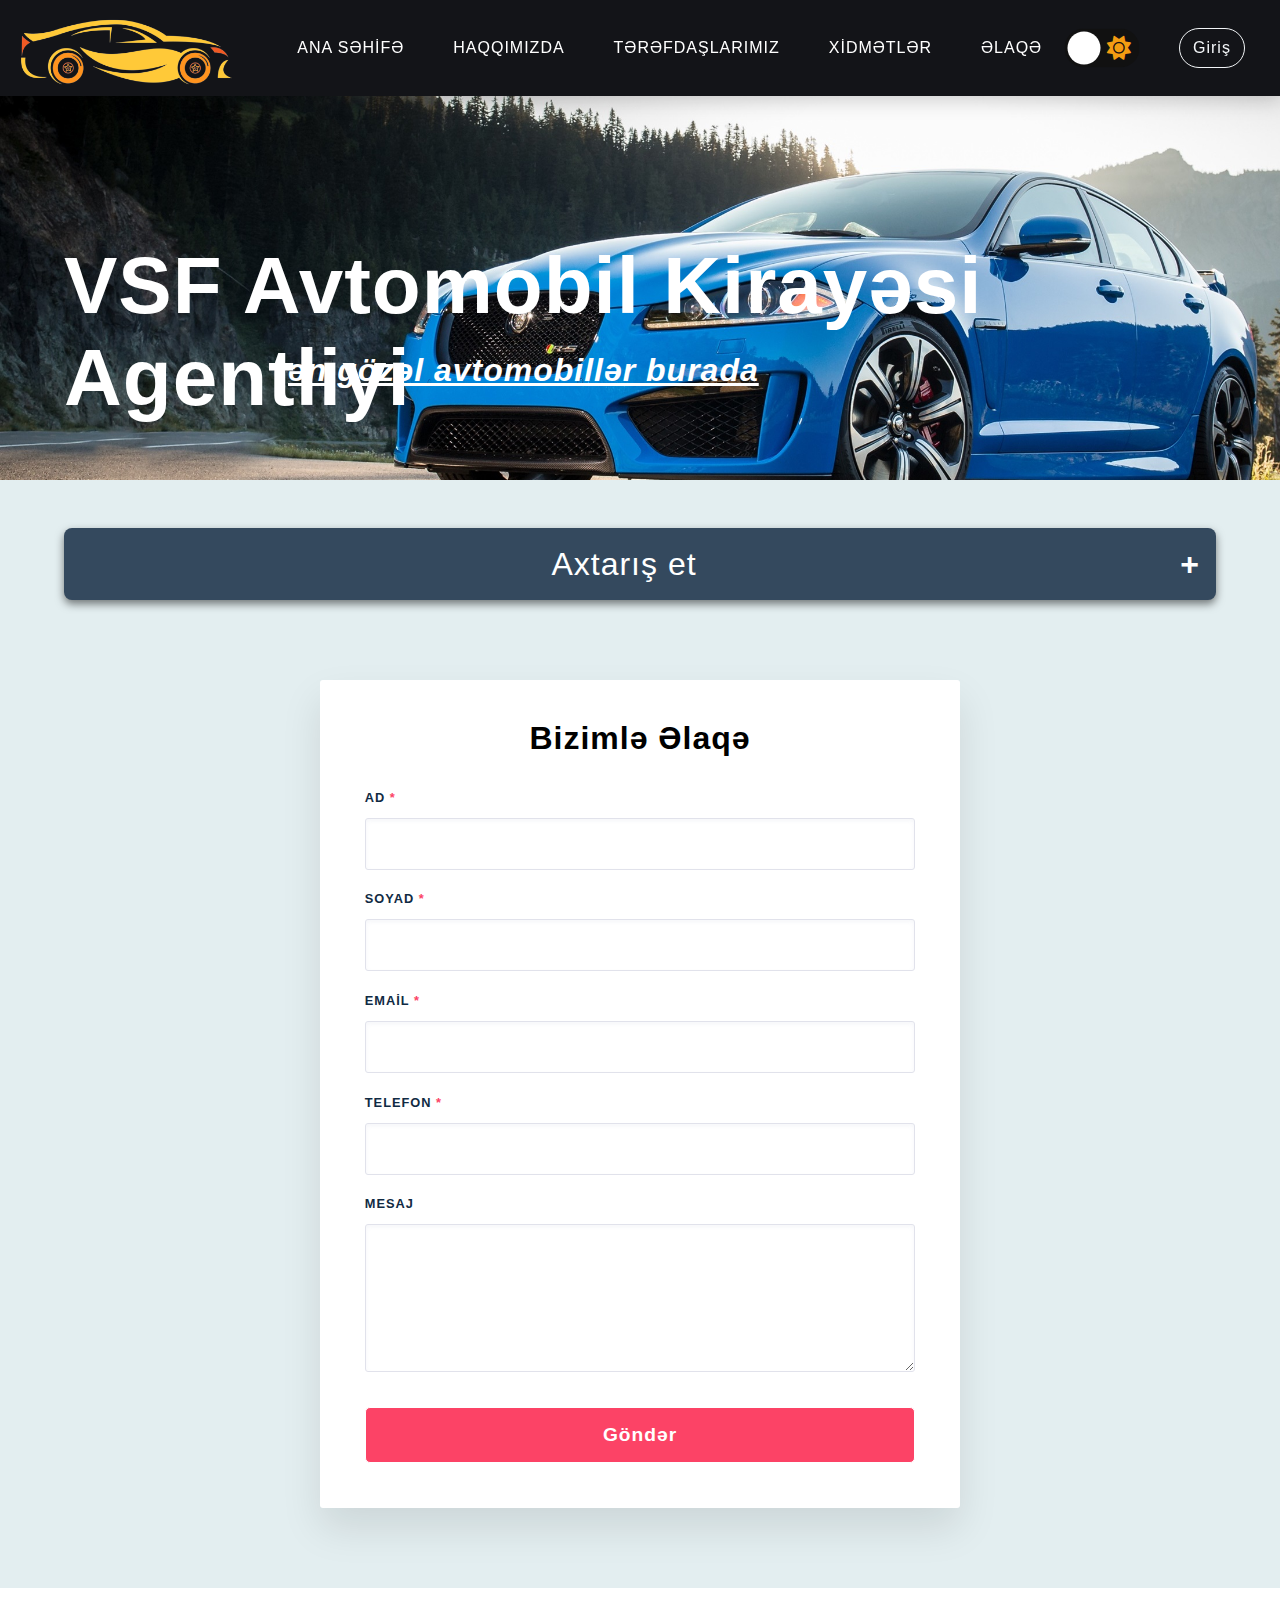
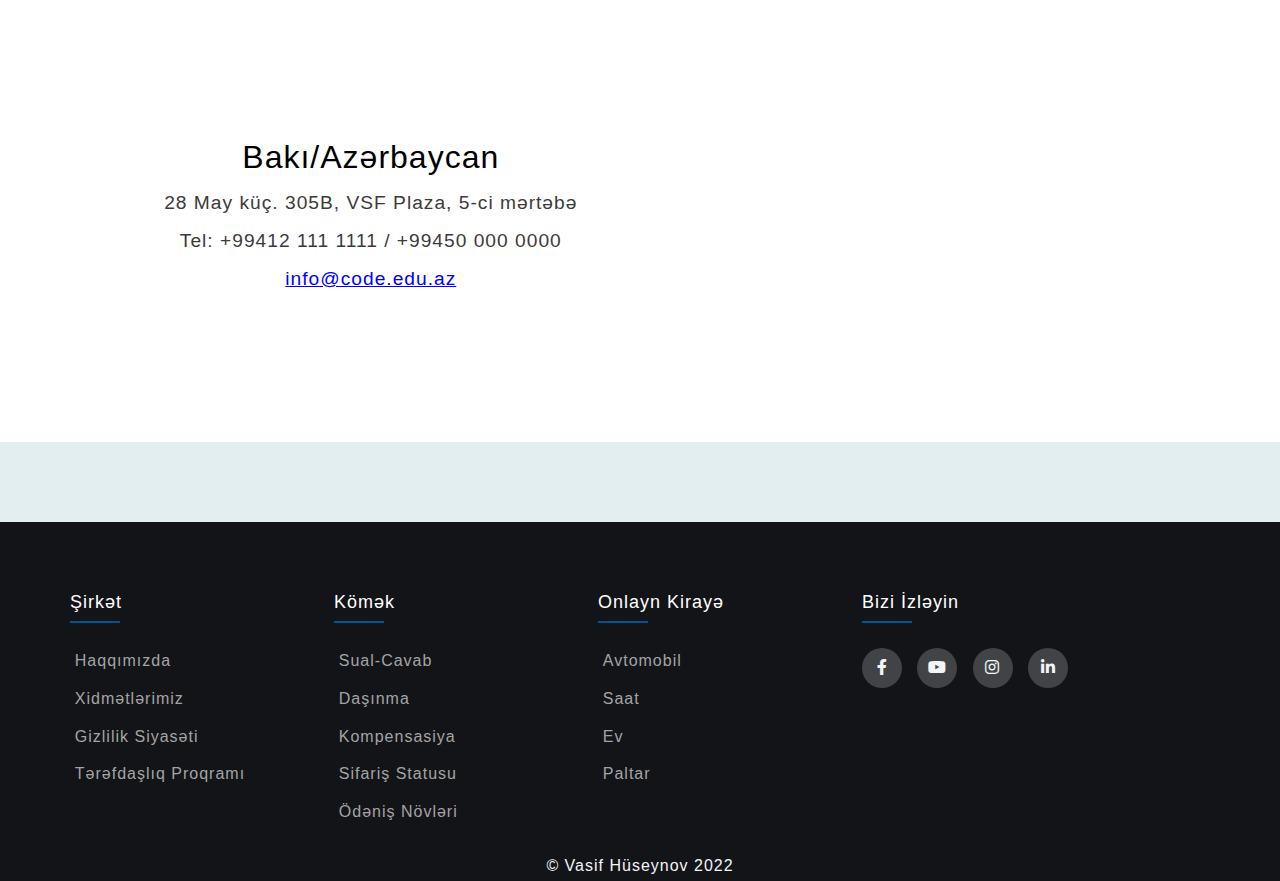
<file: partners/contact.html>
<!DOCTYPE html>
<html lang="az">
<head>
    <meta charset="UTF-8">
    <meta http-equiv="X-UA-Compatible" content="IE=edge">
    <meta name="viewport" content="width=device-width, initial-scale=1.0">

    <!--=============== BOOTSTRAP ===============-->
    <!-- <link href="https://cdn.jsdelivr.net/npm/bootstrap@5.0.2/dist/css/bootstrap.min.css" rel="stylesheet">
    <script src="https://cdn.jsdelivr.net/npm/bootstrap@5.0.2/dist/js/bootstrap.bundle.min.js"></script> -->

    <!--=============== FONT AWESOME ===============-->
    <link rel="stylesheet" href="https://cdnjs.cloudflare.com/ajax/libs/font-awesome/6.0.0/css/all.min.css"/>

    <!--=============== CSS ===============-->
    <link rel="stylesheet" href="./css/style.css">
    <link rel="stylesheet" href="./css/header.css">
    <link rel="stylesheet" href="./css/carousel.css">
    <link rel="stylesheet" href="./css/card.css">
    <link rel="stylesheet" href="./css/darkmode.css">
    <link rel="stylesheet" href="./css/accordion.css">
    <link rel="stylesheet" href="./css/detail.css">
    <link rel="stylesheet" href="./css/contact.css">
    <link rel="stylesheet" href="./css/map.css">
    <link rel="stylesheet" href="./css/loadmore.css">
    <link rel="stylesheet" href="./css/footer.css">
    <link rel="stylesheet" href="./css/modal.css">
    <link rel="stylesheet" href="./css/payment.css">
    <link rel="stylesheet" href="./css/videosection.css">
    <link rel="stylesheet" href="./css/partners.css">


    <!--=============== ICON ===============-->
    <link rel="shortcut icon" href="./image/icons/red-car-icon-removebg-preview.png" type="image">
    <title>contact page</title>
</head>
<body>

    <div class="wrapper">

        <!--==================== HEADER START ====================-->
        <header class="header">
            <div class="navbar__container">
                <nav>
                    <div class="logo">
                        <img src="./image/logo/yellow_car-removebg-preview.png" alt="Logo Image">
                    </div>
                    <div class="hamburger">
                        <div class="line1"></div>
                        <div class="line2"></div>
                        <div class="line3"></div>
                    </div>
                    <ul class="nav__links">
                        <li><a href="index.html">Ana səhifə</a></li>
                        <li><a href="#">Haqqımızda</a></li>
                        <li><a href="partners.html">Tərəfdaşlarımız</a></li>
                        <li><a href="detail.html">Xidmətlər</a></li>
                        <li><a href="contact.html">Əlaqə</a></li>
    
                        <!--=== darkmode ===-->
                          <input type="checkbox" class="checkbox" id="checkbox">
                            <label for="checkbox" class="label">
                                <i class="fas fa-moon"></i>
                                <i class="fas fa-sun"></i>
                                <div class="ball"></div>
                            </label>
                        <!--=== end ===-->
    
                        <li><button class="login__button" href="#">Giriş</button></li>
                    </ul>
                </nav>
            </div>
        </header>
        <!--==================== HEADER END ====================-->

        <!--==================== CAROUSEL START ====================-->
        <div class="carousel">
        <Section class="img__slider">

            <div class="slider__container">

              <div class="slide">
                <img src="./image/carousel/blue-jaguar.jpg">
              </div>
              
              <div class="slide">
                <img src="./image/carousel/car-interior.jpg">
              </div>
          
              <div class="slide">
                <img src="./image/carousel/sand-car.jpg">
              </div>
              
            </div>
          </Section>
        </div>
        <!--==================== CAROUSEL END ====================-->
        

        <!--==================== ACCORDION START ====================-->
        <div class="accordion">
            <div class="accordion-item">
                <div class="accordion-item-header" onmousedown="bleep.play()">
                    <h1>
                        Axtarış et
                    </h1>
                </div>
                <div class="accordion-item-body">
                    <div class="accordion-item-body-content">
                        <form method="post" action="">

                            <!-- select -->
                            <div class="search__select">
                                <select class="select__brand">
                                    <option value="0">Marka seç:</option>
                                    <option value="1">Audi</option>
                                    <option value="2">BMW</option>
                                    <option value="3">Citroen</option>
                                    <option value="4">Ford</option>
                                    <option value="5">Honda</option>
                                    <option value="6">Jaguar</option>
                                    <option value="7">Land Rover</option>
                                    <option value="8">Mercedes</option>
                                    <option value="9">Mini</option>
                                    <option value="10">Nissan</option>
                                    <option value="11">Toyota</option>
                                    <option value="12">Volvo</option>
                                </select>
    
                                <select class="select__model">
                                    <option value="0">Model seç:</option>
                                    <option value="1">Audi</option>
                                    <option value="2">BMW</option>
                                    <option value="3">Citroen</option>
                                    <option value="4">Ford</option>
                                    <option value="5">Honda</option>
                                    <option value="6">Jaguar</option>
                                    <option value="7">Land Rover</option>
                                    <option value="8">Mercedes</option>
                                    <option value="9">Mini</option>
                                    <option value="10">Nissan</option>
                                    <option value="11">Toyota</option>
                                    <option value="12">Volvo</option>
                                </select>

                                <select class="select__city">
                                    <option value="0">Şəhər seç:</option>
                                    <option value="1">Bakı</option>
                                    <option value="2">Şuşa</option>
                                    <option value="3">Gəncə</option>
                                    <option value="4">Sumqayıt</option>
                                    <option value="5">Lənkəran</option>
                                    <option value="6">Naxçıvan</option>
                                    <option value="7">Balakən</option>
                                    <option value="8">Quba</option>
                                </select>

                                <!-- start date -->
                                <label for="start">Başlanğıc:</label>

                                <input type="date" id="start" name="trip-start">
    
                                <!-- end date -->
                                <label for="end">Son:</label>
    
                                <input type="date" id="end" name="trip-start">

                                <!-- price input -->
                                <label for="minPrice">Min:</label>
                                <input type="number" id="minPrice" name="minPrice" min="0">
                                <span>₼</span><br> <br> <br>
                              
                                <label for="maxPrice">Maks:</label>
                                <input type="number" id="maxPrice" name="maxPrice" min="10">
                                <span>₼</span>

                            </div>

                              
                            <!-- submit button -->
                              <div class="submit">
                                <button class="btn" type="submit" value="Submit">Axtar</button>
                              </div>
                        </form>
                    </div>
                </div>
            </div>
        </div>
        <!--==================== ACCORDION END ====================-->


        <!--==================== FORM START ====================-->
        <div class="form__container">

            <form class="contact-form">
                <div class="form-header">
                    <h1>Bizimlə Əlaqə</h1>
                </div>
                <ul class="form-ul">
                    <li>
                        <label class="form-lbl" for="name"><span>Ad <span class="required-star">*</span></span></label>
                        <input class="form-inp" type="text" id="name" name="user_name">
                    </li>
                    <li>
                        <label class="form-lbl" for="surname"><span>Soyad <span class="required-star">*</span></span></label>
                        <input class="form-inp" type="text" id="surname" name="user_surname">
                    </li>
                    <li>
                        <label class="form-lbl" for="mail"><span>Email <span class="required-star">*</span></span></label>
                        <input class="form-inp" type="email" id="mail" name="user_email">
                    </li>
                    <li>
                        <label class="form-lbl" for="phone"><span>Telefon <span class="required-star">*</span></span></label>
                        <input class="form-inp" type="tel" id="phone" name="user_phone">
                    </li>
                    <li>
                        <label class="form-lbl" for="msg"><span>Mesaj</span></label>
                        <textarea class="form-textarea" rows="4" cols="50"></textarea>
                    </li>
                    <li>
                        <input id="form-submit-btn" type="submit" value="Göndər">
                    </li>
                </ul>
            </form>

        </div>
        <!--==================== FORM END ====================-->


        <!--==================== MAP START ====================-->
        <div class="address__container">
            <div class="item">
                <div class="address">
                  <h1>Bakı/Azərbaycan</h1>
                  <p>28 May küç. 305B, VSF Plaza, 5-ci mərtəbə</p>
                  <p>Tel: +99412 111 1111 / +99450 000 0000</p>
                  <a href="https://code.edu.az/elaqe/">info@code.edu.az</a>
                </div>
            </div>
            
    
            <div class="item">
                <div class="map">
                  <iframe src="https://www.google.com/maps/embed?pb=!1m18!1m12!1m3!1d3039.4286744962415!2d49.85175681535471!3d40.3771908793697!2m3!1f0!2f0!3f0!3m2!1i1024!2i768!4f13.1!3m3!1m2!1s0x40307d079efb5163%3A0xc20aa51a5f0b5e01!2sCode%20Academy!5e0!3m2!1sen!2s!4v1647447611196!5m2!1sen!2s" width="600" height="450" style="border:0;" allowfullscreen="" loading="lazy"></iframe>
                </div>
            </div>
      </div>
        <!--==================== MAP END ====================-->
        


        <!--==================== FOOTER START ====================-->
        <footer class="footer">
          <div class="container">
              <div class="row">
                  <div class="footer__col">
                      <h4>Şirkət</h4>
                      <ul>
                          <li>
                              <a href="#">Haqqımızda</a>
                          </li>
                          <li>
                              <a href="#">Xidmətlərimiz</a>
                          </li>
                          <li>
                              <a href="#">Gizlilik Siyasəti</a>
                          </li>
                          <li>
                              <a href="#">Tərəfdaşlıq Proqramı</a>
                          </li>
                      </ul>
                  </div>
                  <div class="footer__col">
                      <h4>Kömək</h4>
                      <ul>
                          <li>
                              <a href="#">Sual-Cavab</a>
                          </li>
                          <li>
                              <a href="#">Daşınma</a>
                          </li>
                          <li>
                              <a href="#">Kompensasiya</a>
                          </li>
                          <li>
                              <a href="#">Sifariş Statusu</a>
                          </li>
                          <li>
                              <a href="payment.html">Ödəniş Növləri</a>
                          </li>
                      </ul>
                  </div>
                  <div class="footer__col">
                      <h4>Onlayn Kirayə</h4>
                      <ul>
                          <li>
                              <a href="#">Avtomobil</a>
                          </li>
                          <li>
                              <a href="#">Saat</a>
                          </li>
                          <li>
                              <a href="#">Ev</a>
                          </li>
                          <li>
                              <a href="#">Paltar</a>
                          </li>
                      </ul>
                  </div>
                  <div class="footer__col">
                      <h4>Bizi İzləyin</h4>
                      <div class="social-links">
                          <a href="#">
                              <i class="fab fa-facebook-f"></i>
                          </a>
                          <a href="https://www.youtube.com/channel/UCPEmMq_L2w9aLN97Vvy_V0Q/videos">
                              <i class="fab fa-youtube"></i>
                          </a>
                          <a href="https://www.instagram.com/vasifcoder/">
                              <i class="fab fa-instagram"></i>
                          </a>
                          <a href="#">
                              <i class="fab fa-linkedin-in"></i>
                          </a>
                      </div>
                  </div>
              </div>
          </div>

          <div class="copyright">
            <p>&copy; Vasif Hüseynov 2022</p>  
          </div>
      </footer>
        <!--==================== FOOTER END ====================-->

        


</div>

<!--=============== JAVASCRIPT ===============-->
<script src="https://code.jquery.com/jquery-3.6.0.min.js"></script>
<script src="./js/main.js"></script>
<script src="./js/detail.js"></script>
    
</body>
</html>
</file>
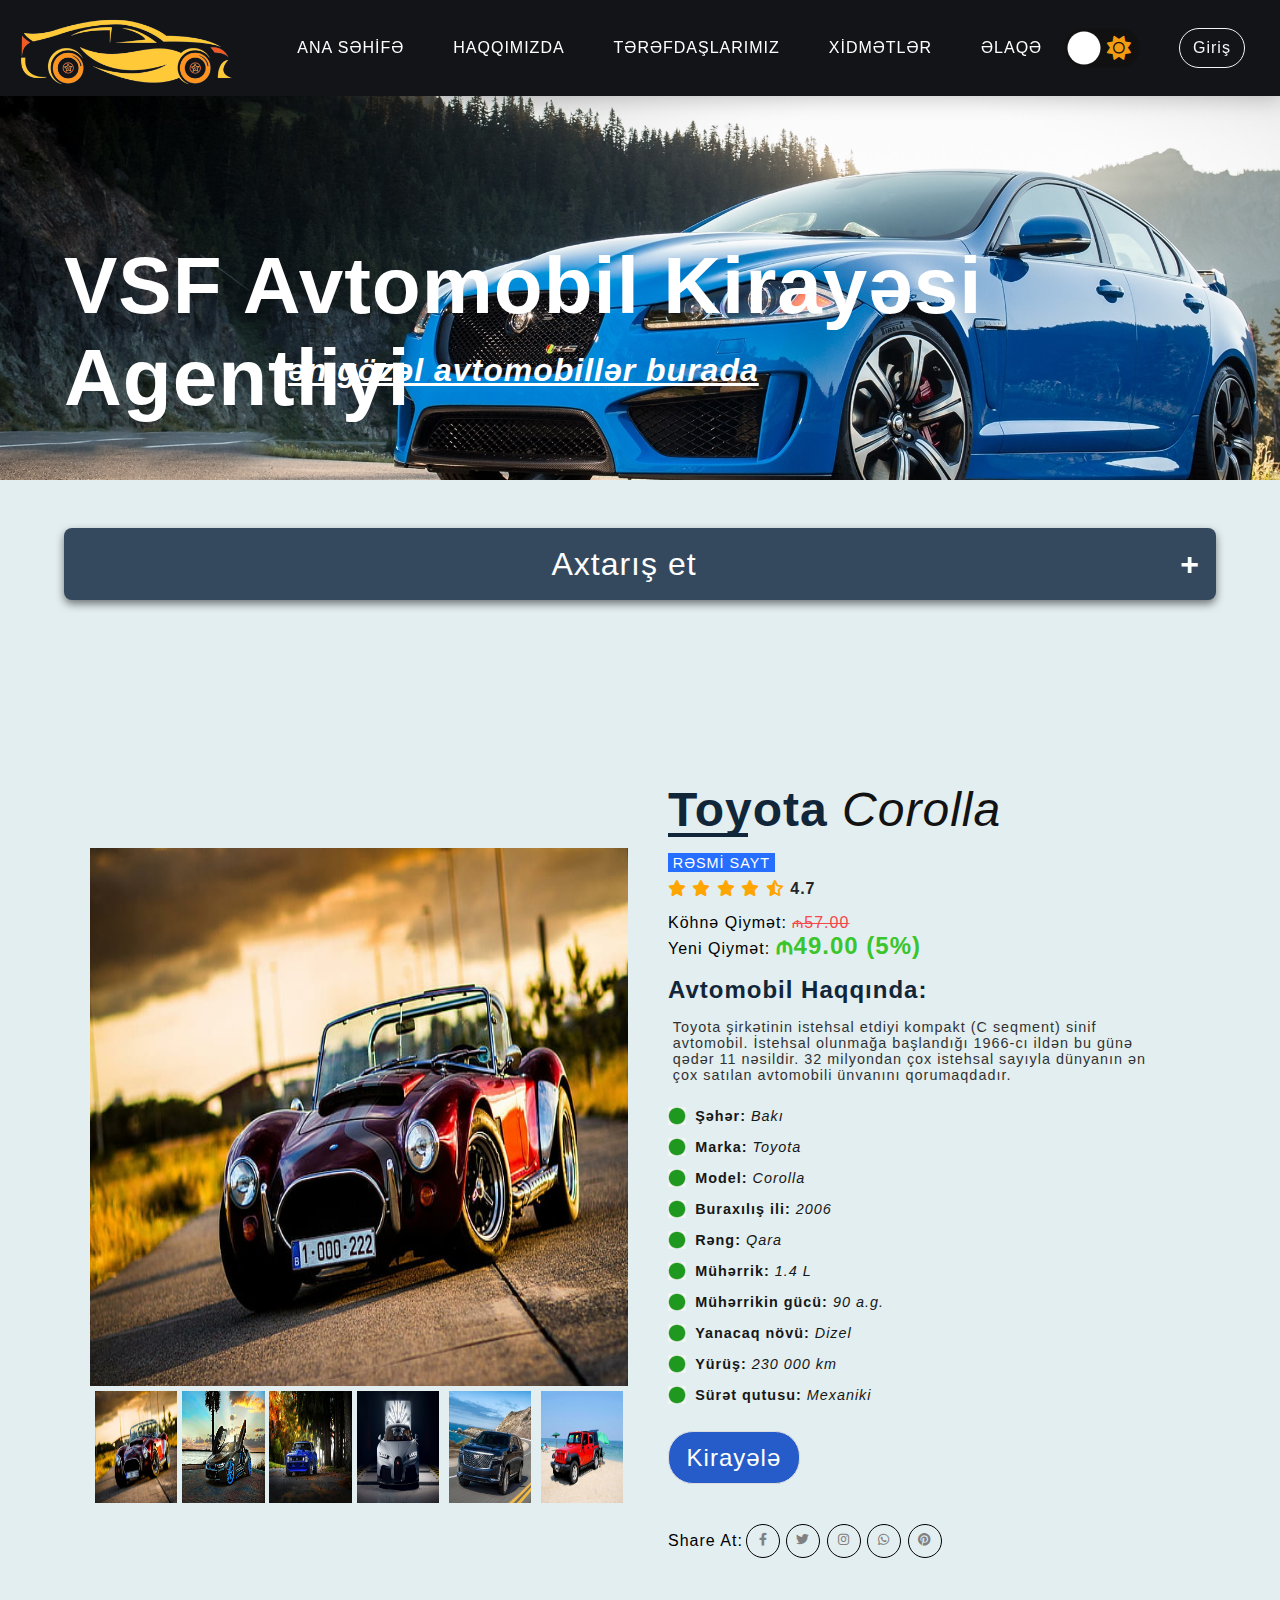
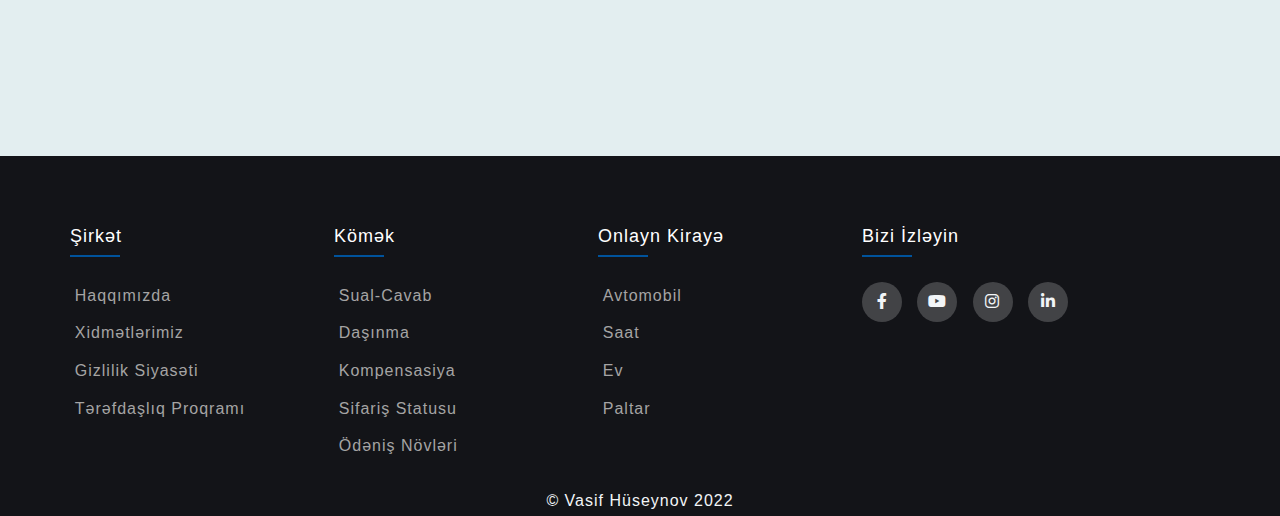
<file: partners/detail.html>
<!DOCTYPE html>
<html lang="az">
<head>
    <meta charset="UTF-8">
    <meta http-equiv="X-UA-Compatible" content="IE=edge">
    <meta name="viewport" content="width=device-width, initial-scale=1.0">

    <!--=============== BOOTSTRAP ===============-->
    <!-- <link href="https://cdn.jsdelivr.net/npm/bootstrap@5.0.2/dist/css/bootstrap.min.css" rel="stylesheet">
    <script src="https://cdn.jsdelivr.net/npm/bootstrap@5.0.2/dist/js/bootstrap.bundle.min.js"></script> -->

    <!--=============== FONT AWESOME ===============-->
    <link rel="stylesheet" href="https://cdnjs.cloudflare.com/ajax/libs/font-awesome/6.0.0/css/all.min.css"/>

    <!--=============== CSS ===============-->
    <link rel="stylesheet" href="./css/style.css">
    <link rel="stylesheet" href="./css/header.css">
    <link rel="stylesheet" href="./css/carousel.css">
    <link rel="stylesheet" href="./css/card.css">
    <link rel="stylesheet" href="./css/darkmode.css">
    <link rel="stylesheet" href="./css/detail.css">
    <link rel="stylesheet" href="./css/footer.css">
    <link rel="stylesheet" href="./css/accordion.css">
    <link rel="stylesheet" href="./css/loadmore.css">
    <link rel="stylesheet" href="./css/contact.css">
    <link rel="stylesheet" href="./css/map.css">
    <link rel="stylesheet" href="./css/modal.css">
    <link rel="stylesheet" href="./css/payment.css">
    <link rel="stylesheet" href="./css/videosection.css">
    <link rel="stylesheet" href="./css/partners.css">

    <!--=============== ICON ===============-->
    <link rel="shortcut icon" href="./image/icons/red-car-icon-removebg-preview.png" type="image">
    <title>vsf car rental agency</title>
</head>
<body>

    <div class="wrapper">

        <!--==================== HEADER START ====================-->
        <header class="header">
            <div class="navbar__container">
                <nav>
                    <div class="logo">
                        <img src="./image/logo/yellow_car-removebg-preview.png" alt="Logo Image">
                    </div>
                    <div class="hamburger">
                        <div class="line1"></div>
                        <div class="line2"></div>
                        <div class="line3"></div>
                    </div>
                    <ul class="nav__links">
                        <li><a href="index.html">Ana səhifə</a></li>
                        <li><a href="#">Haqqımızda</a></li>
                        <li><a href="partners.html">Tərəfdaşlarımız</a></li>
                        <li><a href="#">Xidmətlər</a></li>
                        <li><a href="contact.html">Əlaqə</a></li>
    
                        <!--=== darkmode ===-->
                          <input type="checkbox" class="checkbox" id="checkbox">
                            <label for="checkbox" class="label">
                                <i class="fas fa-moon"></i>
                                <i class="fas fa-sun"></i>
                                <div class="ball"></div>
                            </label>
                        <!--=== end ===-->
    
                        <li><button class="login__button" href="#">Giriş</button></li>
                    </ul>
                </nav>
            </div>
        </header>
        <!--==================== HEADER END ====================-->

        <!--==================== CAROUSEL START ====================-->
        <div class="carousel">
        <Section class="img__slider">

            <div class="slider__container">

              <div class="slide">
                <img src="./image/carousel/blue-jaguar.jpg">
              </div>
              
              <div class="slide">
                <img src="./image/carousel/car-interior.jpg">
              </div>
          
              <div class="slide">
                <img src="./image/carousel/sand-car.jpg">
              </div>
              
            </div>
          </Section>
        </div>
        <!--==================== CAROUSEL END ====================-->
        

        <!--==================== ACCORDION START ====================-->
        <div class="accordion">
            <div class="accordion-item">
                <div class="accordion-item-header" onmousedown="bleep.play()">
                    <h1>
                        Axtarış et
                    </h1>
                </div>
                <div class="accordion-item-body">
                    <div class="accordion-item-body-content">
                        <form method="post" action="">

                            <!-- select -->
                            <div class="search__select">
                                <select class="select__brand">
                                    <option value="0">Marka seç:</option>
                                    <option value="1">Audi</option>
                                    <option value="2">BMW</option>
                                    <option value="3">Citroen</option>
                                    <option value="4">Ford</option>
                                    <option value="5">Honda</option>
                                    <option value="6">Jaguar</option>
                                    <option value="7">Land Rover</option>
                                    <option value="8">Mercedes</option>
                                    <option value="9">Mini</option>
                                    <option value="10">Nissan</option>
                                    <option value="11">Toyota</option>
                                    <option value="12">Volvo</option>
                                </select>
    
                                <select class="select__model">
                                    <option value="0">Model seç:</option>
                                    <option value="1">Audi</option>
                                    <option value="2">BMW</option>
                                    <option value="3">Citroen</option>
                                    <option value="4">Ford</option>
                                    <option value="5">Honda</option>
                                    <option value="6">Jaguar</option>
                                    <option value="7">Land Rover</option>
                                    <option value="8">Mercedes</option>
                                    <option value="9">Mini</option>
                                    <option value="10">Nissan</option>
                                    <option value="11">Toyota</option>
                                    <option value="12">Volvo</option>
                                </select>

                                <select class="select__city">
                                    <option value="0">Şəhər seç:</option>
                                    <option value="1">Bakı</option>
                                    <option value="2">Şuşa</option>
                                    <option value="3">Gəncə</option>
                                    <option value="4">Sumqayıt</option>
                                    <option value="5">Lənkəran</option>
                                    <option value="6">Naxçıvan</option>
                                    <option value="7">Balakən</option>
                                    <option value="8">Quba</option>
                                </select>

                                <!-- start date -->
                                <label for="start">Başlanğıc:</label>

                                <input type="date" id="start" name="trip-start">
    
                                <!-- end date -->
                                <label for="end">Son:</label>
    
                                <input type="date" id="end" name="trip-start">

                                <!-- price input -->
                                <label for="minPrice">Min:</label>
                                <input type="number" id="minPrice" name="minPrice" min="0">
                                <span>₼</span><br> <br> <br>
                              
                                <label for="maxPrice">Maks:</label>
                                <input type="number" id="maxPrice" name="maxPrice" min="10">
                                <span>₼</span>

                            </div>

                              
                            <!-- submit button -->
                              <div class="submit">
                                <button class="btn" type="submit" value="Submit">Axtar</button>
                              </div>
                        </form>
                    </div>
                </div>
            </div>
        </div>
        <!--==================== ACCORDION END ====================-->



        <!--==================== DETAIL START ====================-->
        <div class = "car-detail-card-wrapper">

            <div class = "car-detail-card">
              <!-- card left -->
              <div class = "car-detail-imgs">
                <div class = "img-display">
                  <div class = "img-showcase">
                    <img src = "./image/cars/retro-car-222.jpg" alt = "shoe image">
                    <img src = "./image/cars/bmw-sport-car.jpg" alt = "car image">
                    <img src = "./image/cars/chevrolet-camaro-ss-muscle-car.jpg" alt = "car image">
                    <img src = "./image/cars/bugatti-0000.jpg" alt = "car image">
                    <img src = "./image/cars/cadillac-7.jpg" alt = "car image">
                    <img src = "./image/cars/beach-red-car.jpg" alt = "car image">
                  </div>
                </div>
                <div class = "img-select">
                  <div class = "img-item">
                    <a href = "#" data-id = "1">
                      <img src = "./image/cars/retro-car-222.jpg" alt = "car image">
                    </a>
                  </div>
                  <div class = "img-item">
                    <a href = "#" data-id = "2">
                      <img src = "./image/cars/bmw-sport-car.jpg" alt = "car image">
                    </a>
                  </div>
                  <div class = "img-item">
                    <a href = "#" data-id = "3">
                      <img src = "./image/cars/chevrolet-camaro-ss-muscle-car.jpg" alt = "car image">
                    </a>
                  </div>
                  <div class = "img-item">
                    <a href = "#" data-id = "4">
                      <img src = "./image/cars/bugatti-0000.jpg" alt = "car image">
                    </a>
                  </div>
                  <div class = "img-item">
                    <a href = "#" data-id = "5">
                      <img src = "./image/cars/cadillac-7.jpg" alt = "car image">
                    </a>
                  </div>
                  <div class = "img-item">
                    <a href = "#" data-id = "6">
                      <img src = "./image/cars/beach-red-car.jpg" alt = "car image">
                    </a>
                  </div>
                </div>
              </div>
              <!-- card right -->
              <div class = "car-content">
                <h2 class = "car-title">Toyota <i>Corolla</i></h2>
                <a href = "https://www.toyota.com" class = "car-link">rəsmi sayt</a>
                <div class = "car-rating">
                  <i class = "fas fa-star"></i>
                  <i class = "fas fa-star"></i>
                  <i class = "fas fa-star"></i>
                  <i class = "fas fa-star"></i>
                  <i class = "fas fa-star-half-alt"></i>
                  <span>4.7</span>
                </div>
          
                <div class = "car-price">
                  <p class = "last-price">Köhnə Qiymət: <span>₼57.00</span></p>
                  <p class = "new-price">Yeni Qiymət: <span>₼49.00 (5%)</span></p>
                </div>
          
                <div class = "car-detail">
                  <h2>Avtomobil haqqında: </h2>
                  <p>Toyota şirkətinin istehsal etdiyi kompakt (C seqment) sinif avtomobil. İstehsal olunmağa başlandığı 1966-cı ildən bu günə qədər 11 nəsildir. 32 milyondan çox istehsal sayıyla dünyanın ən çox satılan avtomobili ünvanını qorumaqdadır.</p>
                  <ul>
                    <li>Şəhər: <span>Bakı</span></li>
                    <li>Marka: <span>Toyota</span></li>
                    <li>Model: <span>Corolla</span></li>
                    <li>Buraxılış ili: <span>2006</span></li>
                    <li>Rəng: <span>Qara</span></li>
                    <li>Mühərrik: <span>1.4 L</span></li>
                    <li>Mühərrikin gücü: <span>90 a.g.</span></li>
                    <li>Yanacaq növü: <span>Dizel</span></li>
                    <li>Yürüş: <span>230 000 km</span></li>
                    <li>Sürət qutusu: <span>Mexaniki</span></li>
                  </ul>
                </div>
          
                <div class = "car-rent-info">
                  <button id="popupbtn" type = "button" class = "btn">Kirayələ</button>
                </div>
          
                <div class = "detailpage-social-links">
                  <p>Share At: </p>
                  <a href = "#">
                    <i class = "fab fa-facebook-f"></i>
                  </a>
                  <a href = "#">
                    <i class = "fab fa-twitter"></i>
                  </a>
                  <a href = "#">
                    <i class = "fab fa-instagram"></i>
                  </a>
                  <a href = "#">
                    <i class = "fab fa-whatsapp"></i>
                  </a>
                  <a href = "#">
                    <i class = "fab fa-pinterest"></i>
                  </a>
                </div>
              </div>
            </div>
          
        </div>
        <!--==================== DETAIL END ====================-->


        <!--==================== MODAL START ====================-->
        <div class="popup">
          <div class="popcard">
      
            <form action="post" method="post">
             
             
              <div class="elem-group inlined">
                <label class="elem-group form lbl" for="start-date">Başlanğıc</label>
                <input class="elem-group form inp" type="date" id="start-date" name="start" required>
              </div>
      
              <div class="elem-group inlined">
                <label class="elem-group form lbl" for="end-date">Son</label>
                <input class="elem-group form inp" type="date" id="end-date" name="end" required>
              </div>
              <hr>
              
              <button class="elem-group form btn" type="submit">Təsdiqlə</button>
              
            </form>
      
          </div>
        </div>
        <!--==================== MODAL END ====================-->




        <!--==================== FOOTER START ====================-->
        <footer class="footer">
          <div class="container">
              <div class="row">
                  <div class="footer__col">
                      <h4>Şirkət</h4>
                      <ul>
                          <li>
                              <a href="#">Haqqımızda</a>
                          </li>
                          <li>
                              <a href="#">Xidmətlərimiz</a>
                          </li>
                          <li>
                              <a href="#">Gizlilik Siyasəti</a>
                          </li>
                          <li>
                              <a href="#">Tərəfdaşlıq Proqramı</a>
                          </li>
                      </ul>
                  </div>
                  <div class="footer__col">
                      <h4>Kömək</h4>
                      <ul>
                          <li>
                              <a href="#">Sual-Cavab</a>
                          </li>
                          <li>
                              <a href="#">Daşınma</a>
                          </li>
                          <li>
                              <a href="#">Kompensasiya</a>
                          </li>
                          <li>
                              <a href="#">Sifariş Statusu</a>
                          </li>
                          <li>
                              <a href="payment.html">Ödəniş Növləri</a>
                          </li>
                      </ul>
                  </div>
                  <div class="footer__col">
                      <h4>Onlayn Kirayə</h4>
                      <ul>
                          <li>
                              <a href="#">Avtomobil</a>
                          </li>
                          <li>
                              <a href="#">Saat</a>
                          </li>
                          <li>
                              <a href="#">Ev</a>
                          </li>
                          <li>
                              <a href="#">Paltar</a>
                          </li>
                      </ul>
                  </div>
                  <div class="footer__col">
                      <h4>Bizi İzləyin</h4>
                      <div class="social-links">
                          <a href="#">
                              <i class="fab fa-facebook-f"></i>
                          </a>
                          <a href="https://www.youtube.com/channel/UCPEmMq_L2w9aLN97Vvy_V0Q/videos">
                              <i class="fab fa-youtube"></i>
                          </a>
                          <a href="https://www.instagram.com/vasifcoder/">
                              <i class="fab fa-instagram"></i>
                          </a>
                          <a href="#">
                              <i class="fab fa-linkedin-in"></i>
                          </a>
                      </div>
                  </div>
              </div>
          </div>

          <div class="copyright">
            <p>&copy; Vasif Hüseynov 2022</p>  
          </div>
      </footer>
        <!--==================== FOOTER END ====================-->

        


</div>

<!--=============== JAVASCRIPT ===============-->
<script src="https://code.jquery.com/jquery-3.6.0.min.js"></script>
<script src="./js/main.js"></script>
<script src="./js/detail.js"></script>
    
</body>
</html>
</file>
<file: partners/css/style.css>
*{
    margin: 0;
    padding: 0;
    color: #f2f5f7;
    font-family: sans-serif;
    letter-spacing: 1px;
    font-weight: 300;
}
body{
    overflow-x: hidden;
    background-color: rgb(227, 238, 240);
}
</file>
<file: partners/css/header.css>
.header {
    position: absolute;
    z-index: 999;
}

.navbar__container {
    width: 1170px;
}

nav{
    height: 6rem;
    width: 100vw;
    background-color: #131418;
    box-shadow: 0 3px 20px rgba(0, 0, 0, 0.2);
    display: flex;
    position: fixed;
    z-index: 10;
}

/*Styling logo*/
.logo{
    padding:1vh 1vw;
    text-align: center;
}
.logo img {
    height: 5rem;
}

/*Styling Links*/
.nav__links{
    display: flex;
    list-style: none; 
    width: 88vw;
    padding: 0 0.7vw;
    justify-content: space-evenly;
    align-items: center;
    text-transform: uppercase;
}
.nav__links li a{
    text-decoration: none;
    color: white;
    margin: 0 0.7vw;
}
.nav__links li a:hover {
    color: #00539C;
}
.nav__links li {
    position: relative;
}
.nav__links li a::after {
    content: "";
    display: block;
    height: 2px;
    width: 0%;
    background-color: #00539C;
    position: absolute;
    transition: all ease-in-out 250ms;
    margin: 0 0 0 7%;
}
.nav__links li a:hover::after{
    width: 60%;
}

/*Styling Buttons*/
.login__button{
    background-color: transparent;
    border: 1.5px solid #f2f5f7;
    border-radius: 2em;
    padding: 0.6rem 0.8rem;
    margin-left: 2vw;
    font-size: 1rem;
    cursor: pointer;

}
.login__button:hover {
    color: #131418;
    background-color: #f2f5f7;
    border:1.5px solid #f2f5f7;
    transition: all ease-in-out 350ms;
}

/*Styling Hamburger Icon*/
.hamburger div{
    width: 30px;
    height:3px;
    background: #f2f5f7;
    margin: 5px;
    transition: all 0.3s ease;
}
.hamburger{
    display: none;
}

/*Stying for small screens*/
@media screen and (max-width: 768px){
    nav{
        position: fixed;
        z-index: 3;
    }

    .logo img {
        height: 3rem;
    }
    .hamburger{
        display:block;
        position: absolute;
        cursor: pointer;
        right: 5%;
        top: 50%;
        transform: translate(-5%, -50%);
        z-index: 2;
        transition: all 0.7s ease;
    }
    .nav__links{
        position: fixed;
        background: #131418;
        height: 100vh;
        width: 100%;
        flex-direction: column;
        clip-path: circle(50px at 90% -20%);
        -webkit-clip-path: circle(50px at 90% -10%);
        transition: all 1s ease-out;
        pointer-events: none;
    }
    .nav__links.open{
        clip-path: circle(1000px at 90% -10%);
        -webkit-clip-path: circle(1000px at 90% -10%);
        pointer-events: all;
    }
    .nav__links li{
        opacity: 0;
    }
    .nav__links li:nth-child(1){
        transition: all 0.5s ease 0.2s;
    }
    .nav__links li:nth-child(2){
        transition: all 0.5s ease 0.4s;
    }
    .nav__links li:nth-child(3){
        transition: all 0.5s ease 0.6s;
    }
    .nav__links li:nth-child(4){
        transition: all 0.5s ease 0.7s;
    }
    .nav__links li:nth-child(5){
        transition: all 0.5s ease 0.8s;
    }
    .nav__links li:nth-child(6){
        transition: all 0.5s ease 0.9s;
        margin: 0;
    }
    .nav__links li:nth-child(7){
        transition: all 0.5s ease 1s;
        margin: 0;
    }
    li.fade{
        opacity: 1;
    }
}

@media screen and (max-width: 480px) {
    .logo img {
        visibility: hidden;
    }
}
/*Animating Hamburger Icon on Click*/
.toggle .line1{
    transform: rotate(-45deg) translate(-5px,6px);
}
.toggle .line2{
    transition: all 0.7s ease;
    width:0;
}
.toggle .line3{
    transform: rotate(45deg) translate(-5px,-6px);
}
</file>
<file: partners/css/carousel.css>
.carousel::before {
    content: "VSF Avtomobil Kirayəsi Agentliyi";
    font-family:'Gill Sans', 'Gill Sans MT', Calibri, 'Trebuchet MS', sans-serif;
    font-weight: bold;
    font-size: 5rem;
    position: absolute;
    left: 12rem;
    top: 12rem;
    z-index: 21;
    color: white;
}

.carousel::after {
    content: "ən gözəl avtomobillər burada";
    font-family:'Trebuchet MS', 'Lucida Sans Unicode', 'Lucida Grande', 'Lucida Sans', Arial, sans-serif;
    font-style: italic;
    font-weight: bold;
    font-size: 3rem;
    text-decoration: underline;
    position: absolute;
    left: 25rem;
    top: 18rem;
    z-index: 21;
    color: white;
}


.img__slider {
    position: relative;
    width: 100vw;
    height: 400px;
}
.img__slider .slider__container {
    position: absolute;
    width: 300%;
    top: 0;
    left: 0;
    overflow: hidden;
    animation: slider 16s infinite;
}
.img__slider .slider__container .slide {
    position: relative;
    width: 33.33333333%;
    height: 100%;
    float: left;
    overflow: hidden
}
.img__slider .slider__container .slide img {
  display: block;
  width: 100%;
  height: 30rem;
  object-fit: cover;
}
@keyframes slider {
    0%, 25%, 100%{left: 0}
    
    30%, 55%{left: -100%}
    
    60%, 85%{left: -200%}
}

@media(max-width: 1450px) {
    .carousel::before {
        content: "VSF Avtomobil Kirayəsi Agentliyi";
        font-family:'Gill Sans', 'Gill Sans MT', Calibri, 'Trebuchet MS', sans-serif;
        font-weight: bold;
        font-size: 5rem;
        position: absolute;
        left: 4rem;
        top: 15rem;
        z-index: 21;
        color: white;
    }
    
    .carousel::after {
        content: "ən gözəl avtomobillər burada";
        font-family:'Trebuchet MS', 'Lucida Sans Unicode', 'Lucida Grande', 'Lucida Sans', Arial, sans-serif;
        font-style: italic;
        font-weight: bold;
        font-size: 2rem;
        text-decoration: underline;
        position: absolute;
        left: 18rem;
        top: 22rem;
        z-index: 21;
        color: white;
    }
}

@media(max-width: 1170px) {
    .carousel::before {
        content: "VSF Avtomobil Kirayəsi Agentliyi";
        font-family:'Gill Sans', 'Gill Sans MT', Calibri, 'Trebuchet MS', sans-serif;
        font-weight: bold;
        font-size: 4rem;
        position: absolute;
        left: 4rem;
        top: 15rem;
        z-index: 21;
        color: white;
    }
    
    .carousel::after {
        content: "ən gözəl avtomobillər burada";
        font-family:'Trebuchet MS', 'Lucida Sans Unicode', 'Lucida Grande', 'Lucida Sans', Arial, sans-serif;
        font-style: italic;
        font-weight: bold;
        font-size: 2rem;
        text-decoration: underline;
        position: absolute;
        left: 17rem;
        top: 21rem;
        z-index: 21;
        color: white;
    }
}

@media(max-width: 950px) {
    .carousel::before {
        content: "VSF Avtomobil Kirayəsi Agentliyi";
        font-family:'Gill Sans', 'Gill Sans MT', Calibri, 'Trebuchet MS', sans-serif;
        font-weight: bold;
        font-size: 3rem;
        position: absolute;
        left: 4.5rem;
        top: 15rem;
        z-index: 21;
        color: white;
    }
    
    .carousel::after {
        content: "ən gözəl avtomobillər burada";
        font-family:'Trebuchet MS', 'Lucida Sans Unicode', 'Lucida Grande', 'Lucida Sans', Arial, sans-serif;
        font-style: italic;
        font-weight: bold;
        font-size: 2rem;
        text-decoration: underline;
        position: absolute;
        left: 10rem;
        top: 19rem;
        z-index: 21;
        color: white;
    }
}

@media(max-width: 767px) {
    .carousel::before {
        content: "VSF Avtomobil Kirayəsi Agentliyi";
        font-family:'Gill Sans', 'Gill Sans MT', Calibri, 'Trebuchet MS', sans-serif;
        font-weight: bold;
        font-size: 2rem;
        position: absolute;
        left: 11rem;
        top: 15rem;
        z-index: 21;
        color: white;
    }
    
    .carousel::after {
        content: "ən gözəl avtomobillər burada";
        font-family:'Trebuchet MS', 'Lucida Sans Unicode', 'Lucida Grande', 'Lucida Sans', Arial, sans-serif;
        font-style: italic;
        font-weight: bold;
        font-size: 1rem;
        text-decoration: underline;
        position: absolute;
        left: 17rem;
        top: 18rem;
        z-index: 21;
        color: white;
    }
}

@media(max-width: 570px) {
    .carousel::before {
        content: "VSF Avtomobil Kirayəsi Agentliyi";
        font-family:'Gill Sans', 'Gill Sans MT', Calibri, 'Trebuchet MS', sans-serif;
        font-weight: bold;
        font-size: 1.8rem;
        position: absolute;
        left: 8rem;
        top: 15rem;
        z-index: 21;
        color: white;
    }
    
    .carousel::after {
        content: "ən gözəl avtomobillər burada";
        font-family:'Trebuchet MS', 'Lucida Sans Unicode', 'Lucida Grande', 'Lucida Sans', Arial, sans-serif;
        font-style: italic;
        font-weight: bold;
        font-size: 1rem;
        text-decoration: underline;
        position: absolute;
        left: 12rem;
        top: 18rem;
        z-index: 21;
        color: white;
    }
}
</file>
<file: partners/css/card.css>
section {
    padding: 3rem 8%;
}

.box-container {
    display: grid;
    grid-template-columns: repeat(auto-fit, minmax(17rem, 1fr));
    gap: 5rem;
}

.box-container .box {
    background-color: #34495e;
    border-radius: 10px;
    box-shadow: rgb(0 0 0 / 30%) 10px 19px 38px, rgb(0 0 0 / 22%) 0px 15px 12px;
    word-wrap: break-word;
    overflow-wrap: break-word;
}

.box-container .box .image {
    height: 15rem;
    border-radius: 10px;
    overflow: hidden;
    margin-bottom: 2rem;
}

.box-container .box .image img {
    width: 100%;
    height: 100%;
    object-fit: cover;

    /* transition */
    transition: all ease-in-out 1s;
}

.box-container .box .image img:hover {
    transform: scale(1.2);
}

.box-container .box .info {
    padding: 0 3%;
    margin: 0.8rem;
    
}

.box-container .box .info h4 {
    font-size: 2rem;
    font-weight: bold;
    color: white;
    text-transform: capitalize;
}

.box-container .box .info h5 {
    color: rgb(182, 176, 176);
    font-size: 1rem;
    font-style: italic;
    margin-bottom: 0.3rem;
}

.box-container .box .info mark {
    color: black;
    padding: 2px;
    border-radius: 3px;
}

.box-container .box .info p {
    margin-top: 1.2rem;
    margin-bottom: 1.2rem;
    font-size: 1rem;
    letter-spacing: .1rem;
    line-height: 1.2;
    height: 4rem;
    overflow: auto;
}

.box-container .box .info span {
    margin-top: 1.2rem;
    margin-bottom: 1.2rem;
    color: black;
    font-style: italic;
    font-size: 1.5rem;
}

.box-container .box .info span s {
    color: red;
    font-size: 1rem;
}

.box-container .box .info .stars .checked {
    color: rgb(0, 225, 255) !important;
}

.box-container .box .info .stars .unchecked {
    color: white !important;
}

.box-container .box .btn {
    text-align: center;
    padding: 0 3%;
    margin-top: 2rem;
    margin-bottom: 2.5rem;
    cursor: pointer;
}

.box-container .box .btn a {
    text-decoration: none;
    color: rgb(145, 109, 109);
    font-size: 2rem;
    border: 2px solid rgb(136, 132, 132);
    border-radius: 6px;
    padding: 0.5rem 2rem;
    text-align: center;
    font-variant: small-caps;
    font-weight: 700;
    transition: all ease-in-out .6s;
}

.box-container .box .btn a:hover {
    color: black;
    border: 2px solid rgb(214, 131, 131);
    background-color: #fff;
}
</file>
<file: partners/css/darkmode.css>
/* body {
    display: flex;
    justify-content: center;
    align-items: center;
    height: 100vh;
    margin: 0;
    transition: background 0.2s linear;
} */

body.dark {
    background-color: #292c35;
}

.checkbox {
    opacity: 0;
    position: absolute;
}

.checkbox:hover {
    cursor: pointer;
}

.label {
    background-color: #111;
    display: flex;
    align-items: center;
    justify-content: space-between;
    padding: 5px;
    border-radius: 50px;
    position: relative;
    height: 16px;
    width: 40px;
    transform: scale(1.5);
}

.label {
    cursor: pointer;
}

.ball {
    background-color: #fff;
    border-radius: 50%;
    position: absolute;
    top: 2px;
    left: 2px;
    height: 22px;
    width: 22px;
    transition: transform 0.2s linear;
}

.ball {
    cursor: pointer;
}

.checkbox:checked+.label .ball {
    transform: translateX(24px);
}

.fa-moon {
    color: #f1c40f;
}

.fa-sun {
    color: #f39c12;
}
</file>
<file: partners/css/accordion.css>
.accordion {
    width: 90%;
    max-width: 80rem;
    margin: 2rem auto;
}

.accordion-item {
    color: #111;
    margin: 1rem 0;
    border-radius: 0.5rem;
    box-shadow: 0 4px 8px 0 rgba(0, 0, 0, 0.5);
    background-color: #34495e;
}

.accordion-item-header {
    padding: 0.5rem 3rem 0.5rem 1rem;
    min-height: 3.5rem;
    line-height: 1.25rem;
    font-weight: bold;
    display: flex;
    align-items: center;
    position: relative;
    cursor: pointer;
}

.accordion-item-header::after {
    content: "\002B";
    font-size: 2rem;
    color: white;
    position: absolute;
    right: 1rem;
    transition: transform 0.2s ease-in-out;
}

.accordion-item-header.active::after {
    content: "\2212";
}

.accordion-item-header h1 {
    color: white;
    margin: auto;
}

.accordion-item-body {
    max-height: 0;
    overflow: hidden;
    transition: max-height 0.2s ease-out;
}

.accordion-item-body-content {
    padding: 1rem;
    line-height: 1.5rem;
    border-top: 1px solid;
    border-image: linear-gradient(to right, transparent, #34495e, transparent) 1;
}

.accordion-item-header.active+.accordion-item-body {
    max-height: 1000px;
}


/* search select  */

.accordion-item-body-content .search__select {
    display: flex;
    width: 100%;
}
.accordion-item-body-content .search__select .select__brand, .select__model, .select__city {
    width: 10rem;
    margin-left: 1rem;
    height: 2rem;
    border-radius: 0.3rem;
    color: white;
    background-color: #34495e;
}

.accordion-item-body-content .search__select input {
    border-radius: 0.3rem;
    border: 1px solid gray;
    padding-left: 2px;
    height: 1.82rem;
    color: white;
    background-color: #34495e;
}

.accordion-item-body-content .search__select label {
    margin-left: 1rem;
    margin-right: 0.6rem;
}

.accordion-item-body-content .submit {
    text-align: center;
}

.accordion-item-body-content .submit .btn {
    background-color: rgb(0, 63, 146);
    color: white;
    font-weight: bold;
    border: none;
    width: 250px;
    height: 40px;
    font-size: 15px;
    cursor: pointer;
    border: 2px solid rgb(1, 21, 112);
    border-radius: 0.3rem;
}

.accordion-item-body-content .submit .btn:hover {
    background-color: rgb(0, 110, 255);
    border-color: white;
}

/* price input */
.accordion-item-body-content .search__select #maxPrice, #minPrice {
  width: 3rem;
  height: 1.75rem;
}

.accordion-item-body-content .search__select span {
  margin-left: 0.5rem;
}



@media (max-width: 767px) {
    
    html {
        font-size: 14px;
    }

    .accordion-item-body-content .submit .btn {
        width: 100%;
    }

}
</file>
<file: partners/css/detail.css>
.car-detail-card-wrapper {
    max-width: 1100px;
    margin: 8rem auto;
}
  
.car-detail-card-wrapper img {
    width: 100%;
    display: block;
}
  
.img-display {
    overflow: hidden;
}
  
.img-showcase {
    display: flex;
    width: 100%;
    transition: all 0.5s ease;
}
  
.img-showcase img {
    min-width: 100%;
}
  
.img-select {
    display: flex;
}
  
.img-item {
    margin: 0.3rem;
    width: 100%;
}
  
.img-item a img {
    height: 7rem;
}
  
.img-item:nth-child(1),
.img-item:nth-child(2),
.img-item:nth-child(3) {
    margin-right: 0;
}
  
.img-item:hover {
    opacity: 0.8;
}
  
.car-content {
    padding: 2rem 1rem;
}
  
.car-title {
    font-size: 3rem;
    text-transform: capitalize;
    font-weight: 700;
    position: relative;
    color: #12263a;
    margin: 1rem 0;
}

.car-title i {
      color: rgb(19, 18, 18);
}
  
.car-title::after {
    content: "";
    position: absolute;
    left: 0;
    bottom: 0;
    height: 4px;
    width: 80px;
    background: #12263a;
}

.car-rating i {
      color: orange;
}
  
.car-link {
    text-decoration: none;
    text-transform: uppercase;
    font-weight: 400;
    font-size: 0.9rem;
    display: inline-block;
    margin-bottom: 0.5rem;
    background: #256eff;
    color: #fff;
    padding: 0.1rem 0.3rem;
    transition: all 0.5s ease;
}

.car-link:hover {
    opacity: 0.9;
}

.car-rating {
    color: #ffc107;
}

.car-rating span {
    font-weight: 600;
    color: #252525;
}

.car-price {
    margin: 1rem 0;
    font-size: 1rem;
    font-weight: 700;
}
  
.car-price .last-price span {
    font-weight: 400;
    color: #f64749;
}

.car-price .last-price, .car-price .new-price {
    color: black;
}
  
.car-price .new-price span {
    font-weight: 700;
    font-size: 1.5rem;
    color: rgb(58, 197, 45);
}

.last-price span {
    text-decoration: line-through;
}

.new-price span {
    color: #256eff;
}

.car-detail h2 {
    text-transform: capitalize;
    color: #12263a;
    font-weight: bold;
    padding-bottom: 0.6rem;
}
.car-detail p {
    font-size: 0.9rem;
    color: black;
    padding: 0.3rem;
    opacity: 0.8;
}
.car-detail ul {
    margin: 1rem 0;
    font-size: 0.9rem;
}

.car-detail ul li {
    margin: 0;
    list-style: none;
    background: url(../image/icons/circle-green.jpg)
      left center no-repeat;
    background-size: 18px;
    padding-left: 1.7rem;
    margin: 0.4rem 0;
    font-weight: 600;
    color: black;
    opacity: 0.9;
}

.car-detail ul li span {
    font-weight: 400;
    font-style: italic;
    color: black;
}

.car-rent-info {
    margin: 1.5rem 0;
}

.car-rent-info .btn {
    border: 1.5px solid #ddd;
    border-radius: 25px;
    text-align: center;
    padding: 0.7rem 1.1rem;
    outline: 0;
    margin-right: 0.2rem;
    margin-bottom: 1rem;
    cursor: pointer;
    color:white;
    background: #265cc9;
    font-size: 1.5rem;
}

.car-rent-info .btn:hover {
    color:white;
    background: #256eff;
}

.car-rent-info .btn:active {
    background-color: green;
}

.detailpage-social-links {
    display: flex;
    align-items: center;
}

.detailpage-social-links p {
    color: black;
}

.detailpage-social-links a {
    display: flex;
    align-items: center;
    justify-content: center;
    width: 32px;
    height: 32px;
    border: 1px solid #000;
    margin: 0 0.2rem;
    border-radius: 50%;
    text-decoration: none;
    font-size: 0.8rem;
    transition: all 0.5s ease;
}

.detailpage-social-links a>i {
    color: gray;
}

.detailpage-social-links a:hover {
    background: #000;
    border-color: transparent;
    color: #fff;
}

  
@media screen and (min-width: 992px) {
    .car-detail-card {
        display: grid;
        grid-template-columns: repeat(2, 1fr);
        grid-gap: 1.5rem;
    }
    .car-detail-card-wrapper {
        height: 100vh;
        display: flex;
        justify-content: center;
        align-items: center;
    }
    .car-detail-imgs {
        display: flex;
        flex-direction: column;
        justify-content: center;
    }
    .car-content {
        padding-top: 0;
    }
}
</file>
<file: partners/css/contact.css>
.form-lbl,
.form-inp,
.form-textarea {
    display: block;
    width: 100%;
}


.form-ul {
    list-style: none;
    margin: 0;
    padding: 0;
}

li {
    padding: 0.3em;
}

.form-ul span {
    font-weight: 700;
    color: #102a43;
    line-height: 35px;
    line-height: 2.5rem;
    font-size: 12px;
    font-size: 0.8rem;
    text-transform: uppercase;
}

#form-submit-btn {
    background: #fc4366;
    color: white;
    font-weight: 700;
    font-size: 1.2rem;
    border-radius: 5px;
    border: 1px solid white;
    margin-top: 1.3em;
    padding: 1rem 2rem;
    width: 100%;
    cursor: pointer;
}

#form-submit-btn:hover {
    background: #e93656; 
    border: 0.5px solid gray;
}

#form-submit-btn:active {
    background: green; 
}

.form__container {
    width: 40rem;
    margin: 5em auto;
}

.form__container .form-header h1 {
    color: black;
    margin-bottom: 1rem;
    font-weight: bold;
    text-align: center;
}

.contact-form {
    background-color: #ffffff;
    padding-top: 40px;
    padding-right: 40px;
    padding-bottom: 40px;
    padding-left: 40px;
    box-shadow: 0 20px 40px rgba(0, 0, 0, 0.1);
    border-radius: 3px;
    overflow: hidden;
}

.form-ul .required-star {
    color: #fc4366;
}

.form-inp,
.form-textarea {
    width: 100%;
    padding: 9px 20px;
    border: 1px solid #e1e2eb;
    background-color: #fff;
    color: #102a43;
    caret-color: #829ab1;
    box-sizing: border-box;
    font-size: 14px;
    font-size: 1rem;
    line-height: 29px;
    line-height: 2rem;
    box-shadow: inset 0 2px 4px 0 rgba(206, 209, 224, 0.2);
    border-radius: 3px;
    line-height: 29px;
    line-height: 2rem;
}

@media (max-width: 767px) {
    .form__container .form-header h1 {
        margin-bottom: 0.5rem;
    }
}
</file>
<file: partners/css/map.css>
.address__container {
    margin: 5rem 0;
    border-radius: 4px;
    display: table;
    width: 100%;
    box-sizing: border-box;
}
  
.item {
    display: table-cell;
    vertical-align: middle;
    text-align: center;
    background-color: white;
}

.item .address h1 {
    color: black;
    margin-bottom: 1rem;
    font-family:'Franklin Gothic Medium', 'Arial Narrow', Arial, sans-serif;
}
  
.item .address p {
    color: rgb(61, 58, 58);
    font-family:'Franklin Gothic Medium', 'Arial Narrow', Arial, sans-serif;
    font-size: 1.2rem;
    margin-bottom: 1rem;
}
  
.item .address a {
    font-family:'Franklin Gothic Medium', 'Arial Narrow', Arial, sans-serif;
    font-size: 1.2rem;
    color: blue;
}

.item .map iframe {
    width: 100%;
}

@media (max-width: 767px) {
    .address__container {
        margin: 5rem auto;
        border-radius: 4px;
        display: flex;
        flex-wrap: wrap;
        width: 50%;
        box-sizing: border-box;
    }

    .item .address {
        padding: 2rem;
    }

    .item {
        display: flex;
        text-align: center;
        margin-top: 2rem;
        margin-bottom: 1rem;
    }

    .item .map iframe {
        width: 100%;
        text-align: center;
        height: 15rem;
    }
}
</file>
<file: partners/css/loadmore.css>
.loadmore__btn {
    text-align: center;
    margin-top: 1rem;
    margin-bottom: 4rem;
  }
  
  .loadmore__btn button {
    width: 16rem;
    height: 3.2rem;
    border-radius: 8px;
    border: 1px solid white;
    background-color: rgb(5, 117, 5);
    font-size: 20px;
    font-weight: bold;
    color: rgb(209, 204, 204);
    transition: all ease-in-out .3s;
  }
  
  .loadmore__btn button:hover {
    background-color: rgb(2, 131, 2);
    cursor: pointer;
    color: white;
  }

  .loadmore__btn button:active {
    background-color: rgb(2, 69, 131);
    cursor: pointer;
    color: white;
  }
</file>
<file: partners/css/footer.css>
.container {
    max-width: 1170px;
    margin: auto;
}

.row {
    display: flex;
    flex-wrap: wrap;
}

ul {
    list-style: none;
}

.footer {
    background-color: #131418;
    padding: 70px 0;
}

.footer__col {
    width: 20%;
    padding: 0 15px;
}

.footer__col h4 {
    font-size: 18px;
    color: #ffffff;
    /* text-transform: capitalize; */
    margin-bottom: 35px;
    font-weight: 500;
    position: relative;
}

.footer__col h4::before {
    content: '';
    position: absolute;
    left: 0;
    bottom: -10px;
    background-color: #00539C;
    height: 2px;
    width: 50px;
    box-sizing: border-box;
}

.footer__col ul li:not(:last-child) {
    margin-bottom: 10px;
}

.footer__col ul li a {
    font-size: 16px;
    text-transform: capitalize;
    color: #ffffff;
    text-decoration: none;
    font-weight: 300;
    color: #a5a4a4;
    display: block;
    transition: all 0.3s ease;
}

.footer__col ul li a:hover {
    color: #ffffff;
    padding-left: 5px;
}

.footer__col .social-links a {
    display: inline-block;
    height: 40px;
    width: 40px;
    background-color: rgba(255, 255, 255, 0.2);
    margin: 0 10px 10px 0;
    text-align: center;
    line-height: 40px;
    border-radius: 50%;
    color: #ffffff;
    transition: all 0.5s ease;
}

.footer__col .social-links a:hover {
    color: #24262b;
    background-color: #ffffff;
}

.footer .copyright {
    text-align: center;
    margin-top: 2rem;
    margin-bottom: -4rem;
}


/* responsive */

@media(max-width: 767px) {
    .footer__col {
        width: 50%;
        margin-bottom: 30px;
    }
}

@media(max-width: 574px) {
    .footer__col {
        width: 100%;
    }
}
</file>
<file: partners/css/modal.css>
.popup {
    display: none;
    position: fixed;
    z-index: 99999999999;
    top: 0;
    left: 0;
    height: 100%;
    width: 100%;
    overflow: auto;
    background-color: rgba(0, 0, 0, 0.4);
  }
  
  .popcard {
    background-color: white;
    margin: 10% auto;
    padding: 40px;
    width: 50%;
    text-align: center;
    font-size: 1.2rem;
    box-shadow: 0 2px 15px 0 black;
    animation: popup 0.5s;
  }
  
  @keyframes popup {
    from {
      opacity: 0;
    }
    to {
      opacity: 1;
    }
  }
  
  
  div.elem-group.inlined {
    width: 49%;
    float: left;
    margin-left: 1%;
    margin-bottom: 1rem;
  }
  
  .elem-group.form.lbl {
      color: black;
    display: block;
    padding-bottom: 10px;
    font-size: 1.25em;
    font-weight: bolder;
  }
  
  .elem-group.form.inp {
    color: black;
    border-radius: 2px;
    border: 2px solid #777;
    box-sizing: border-box;
    font-size: 1.25em;
    font-family: 'Nanum Gothic';
    width: 100%;
    padding: 10px;
  }
  
  .elem-group.form.btn {
    height: 50px;
    background: rgb(3, 116, 3);
    border: none;
    color: white;
    font-size: 1.25em;
    border-radius: 4px;
    cursor: pointer;
    margin-top: 1rem;
    width: 100%;
  }
  
  .elem-group.form.btn:hover {
    background: rgb(4, 156, 4);
  }
</file>
<file: partners/css/payment.css>
.payment__container {
    display: flex;
    flex-direction: column;
    justify-content: center;
    align-items: center;
    width: 100%;
    height: 80%;
    margin-bottom: 5rem;
}
  
#headline {
    width: 80%;
    padding-bottom: 20px;
    border-bottom: 1px solid #1a1b21;
    font-family: sans-serif;
    font-size: 1.5em;
    font-weight: bold;
    color: black;
    word-spacing: 5px;
    text-align: center;
}
  
.payment-grid {
    display: flex;
    flex-direction: row;
    width: 80%;
    padding-top: 30px;
}
  
.payment-grid .row {
    display: flex;
    flex-direction: column;
    padding: 12px;
    margin: 0 auto;
    border: 1px solid #1a1b21;
    border-radius: 5px;
    width: 100px;
    height: 130px;
    justify-content: center;
    align-items: center;
    font-family: sans-serif;
    font-size: .8em;
    color: #aaa;
    text-align: center;
    transition: background-color .25s ease-in-out;
}
  
.payment-grid .row img {
    padding-bottom: 15px;
    border-radius: 6px;
    max-width: 100%;
}
  
.payment-grid .row:hover {
    background-color: #31364b;
    cursor: pointer;
}
  
#urchoice {
    margin: 60px;
}
  
#urchoice input {
    width: 200px;
    line-height: 50px;
    font-size: 1em;
    text-align: center;
    border-radius: 3px;
    border: 1px solid #1a1b21;
    background-color: #1a1b21;
    color: #aaa;
}


@media(max-width: 767px) {
    .payment-grid {
        display: flex;
        flex-direction:column;
        width: 80%;
        padding-top: 30px;
    }

    .payment-grid .row {
        display: flex;
        flex-wrap: wrap;
        padding: 12px;
        margin: 1rem auto;
        border: 1px solid #1a1b21;
        border-radius: 5px;
        width: 100px;
        height: 130px;
        justify-content: center;
        align-items: center;
        font-family: sans-serif;
        font-size: .8em;
        color: #aaa;
        text-align: center;
        transition: background-color .25s ease-in-out;
    }
}
</file>
<file: partners/css/videosection.css>
.video__section {
    margin: 10rem 0;
}
  
.video__section .ads-video {
    margin: 0 auto;
    width: 60%;
}

.ads-video>iframe {
    width: 100%;
    height: 30rem;
    border: 0;
}

@media(max-width: 767px) {
    .video__section {
        margin: 5rem 0;
    }
      
    .video__section .ads-video {
        margin: 0 auto;
        width: 60%;
    }
    
    .ads-video>iframe {
        width: 80%;
        height: 15rem;
        border: 0;
    }
}
</file>
<file: partners/css/partners.css>
div.partners-brand-body {
	width: 100%;
	height: 100%;
	margin: 5rem 0px;
	overflow: hidden;
	position: relative;
}

.partners_brand_container {
	margin: auto;
	padding-top: 20px;
	text-align: center;
}

.brand-detail .text p, b {
	color: black;
	text-align: left;
	font-family: "Roboto", sans-serif;
}

div.partners-brand-body .img {
	position: absolute;
	animation: slideshow 16s infinite;
	opacity: 0;
	width: 100%;
	height: 100%;
}

.partners_brand_container .container {
	margin: 2%;
	margin-bottom: 30px;
	display: inline-block;
	width: 300px;
	background-color: rgb(255, 255, 255);
	position: relative;
	box-shadow: 0 2px 4px 0 rgba(0, 0, 0, 0.2), 0 3px 10px 0 rgba(0, 0, 0, 0.19);
	transition: 0.35s;
	cursor: pointer;
}

.partners_brand_container .container .image {
	opacity: 1;
	display: block;
	width: 100%;
	height: 250px;
	transition: 0.5s ease;
}

.partners_brand_container .container .brand-detail {
	transition: 0.5s ease;
	opacity: 0;
	position: absolute;
	top: 130px;
	left: 130px;
	transform: translate(-50%, -50%);
	-ms-transform: translate(-50%, -50%);
}

.container:hover .image {
	opacity: 0.25;
}

.container:hover .brand-detail {
	opacity: 1;
}

.container:hover {
	box-shadow: 0 8px 16px 0 rgba(0, 0, 0, 0.2), 0 10px 30px 0 rgba(0, 0, 0, 0.2);
}

.container:focus {
	box-shadow: 0px 0px 0px0px;
	box-shadow: inset 0px 0px 10px rgba(0, 0, 0, 0.5);
}

.container:focus .image {
	opacity: 1;
	transition: 0.35s ease;
}

.partners_brand_container .container .brand-info {
	text-align: center;
	font-family: "Roboto", sans-serif;
}

.partners_brand_container .container .brand-info p {
    color: black;
	font-weight: bold;
	font-size: 25px;
    padding: 10px;
}

@media only screen and (max-width: 767px) {
	
	.partners_brand_container .container .brand-detail {
		transition: 0.5s ease;
		opacity: 0;
		position: absolute;
		top: 40%;
		left: 42%;
		font-size: 0.9rem;
		transform: translate(-50%, -50%);
		-ms-transform: translate(-50%, -50%);
	}

    .partners_brand_container .container .brand-info p {
        color: black;
        font-weight: bolder;
        font-size: 20px;
        padding: 8px;
    }
}


@media only screen and (max-width: 480px) {
	
	.partners_brand_container .container .brand-detail {
		transition: 0.5s ease;
		opacity: 0;
		position: absolute;
		top: 40%;
		left: 42%;
		font-size: 0.9rem;
		transform: translate(-50%, -50%);
		-ms-transform: translate(-50%, -50%);
	}

    .partners_brand_container .container .brand-info p {
        color: black;
        font-weight: bolder;
        font-size: 15px;
        padding: 5px;
    }
}
</file>
